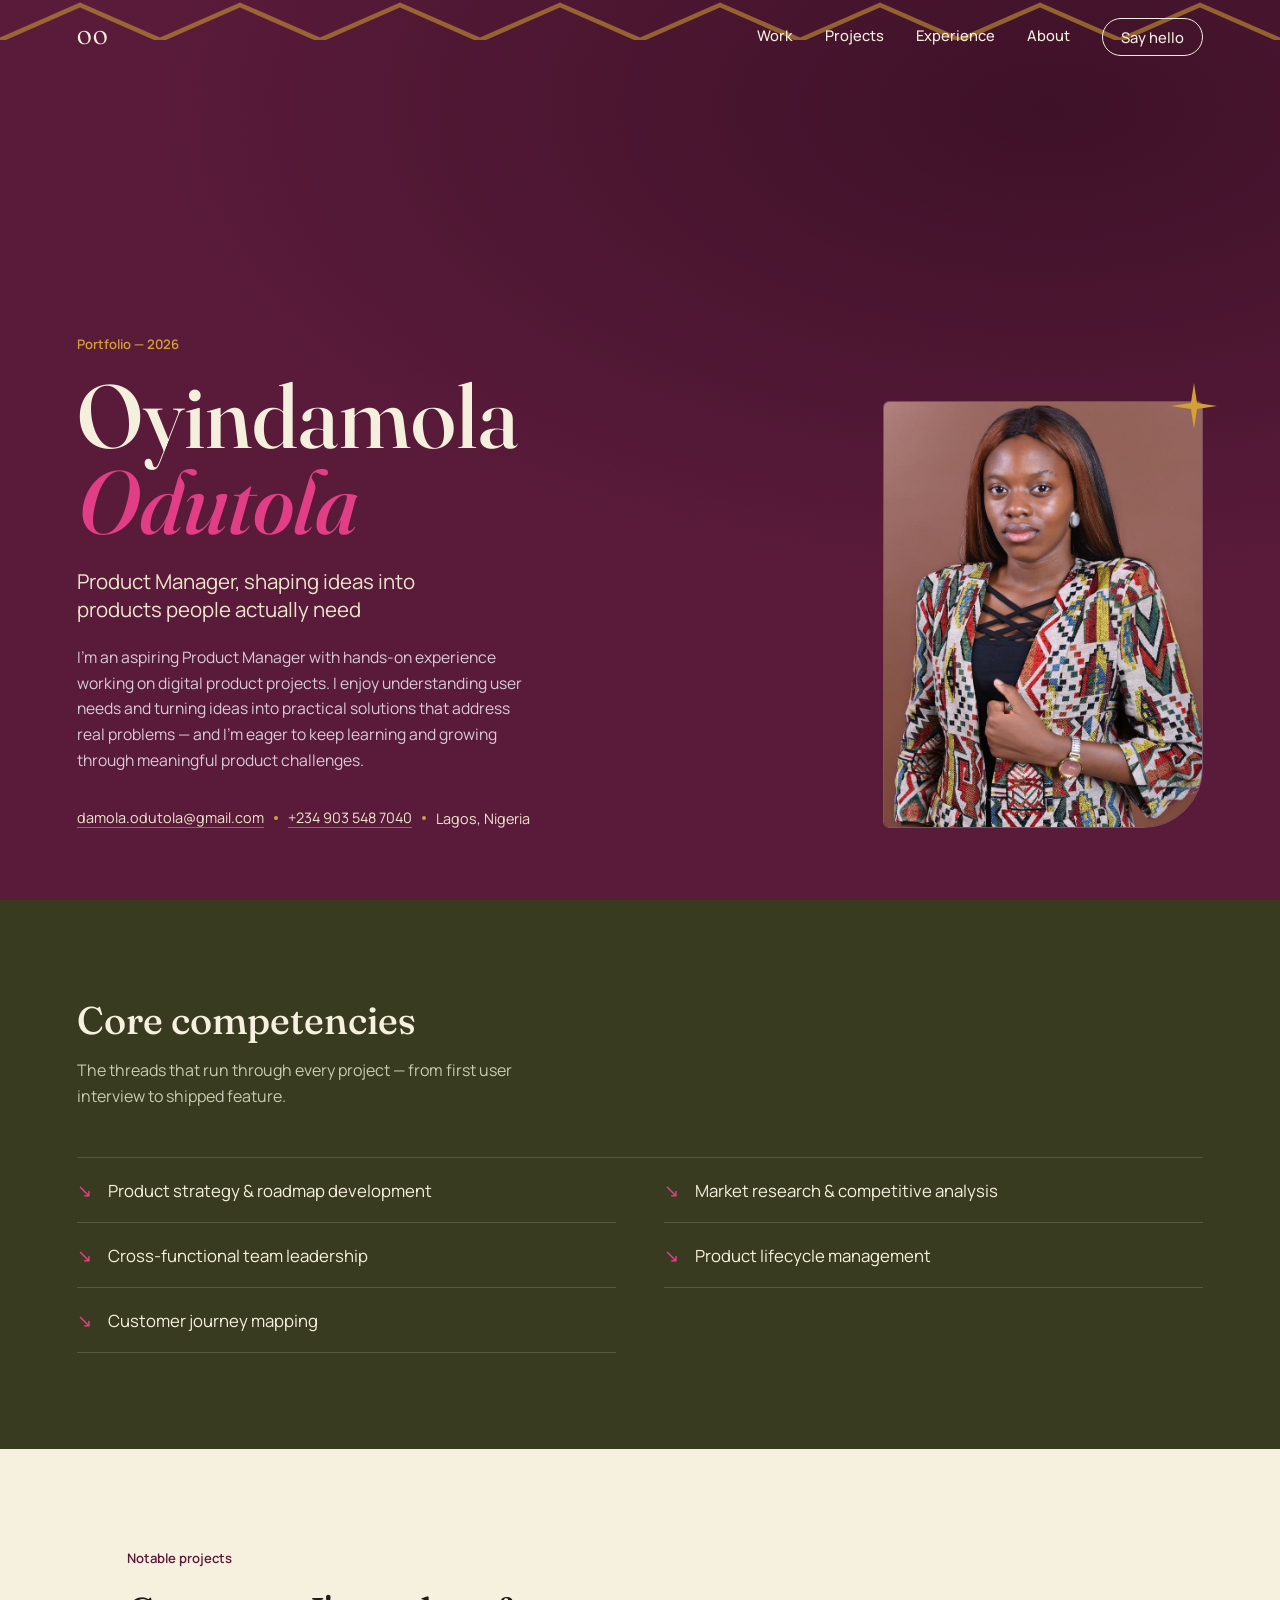
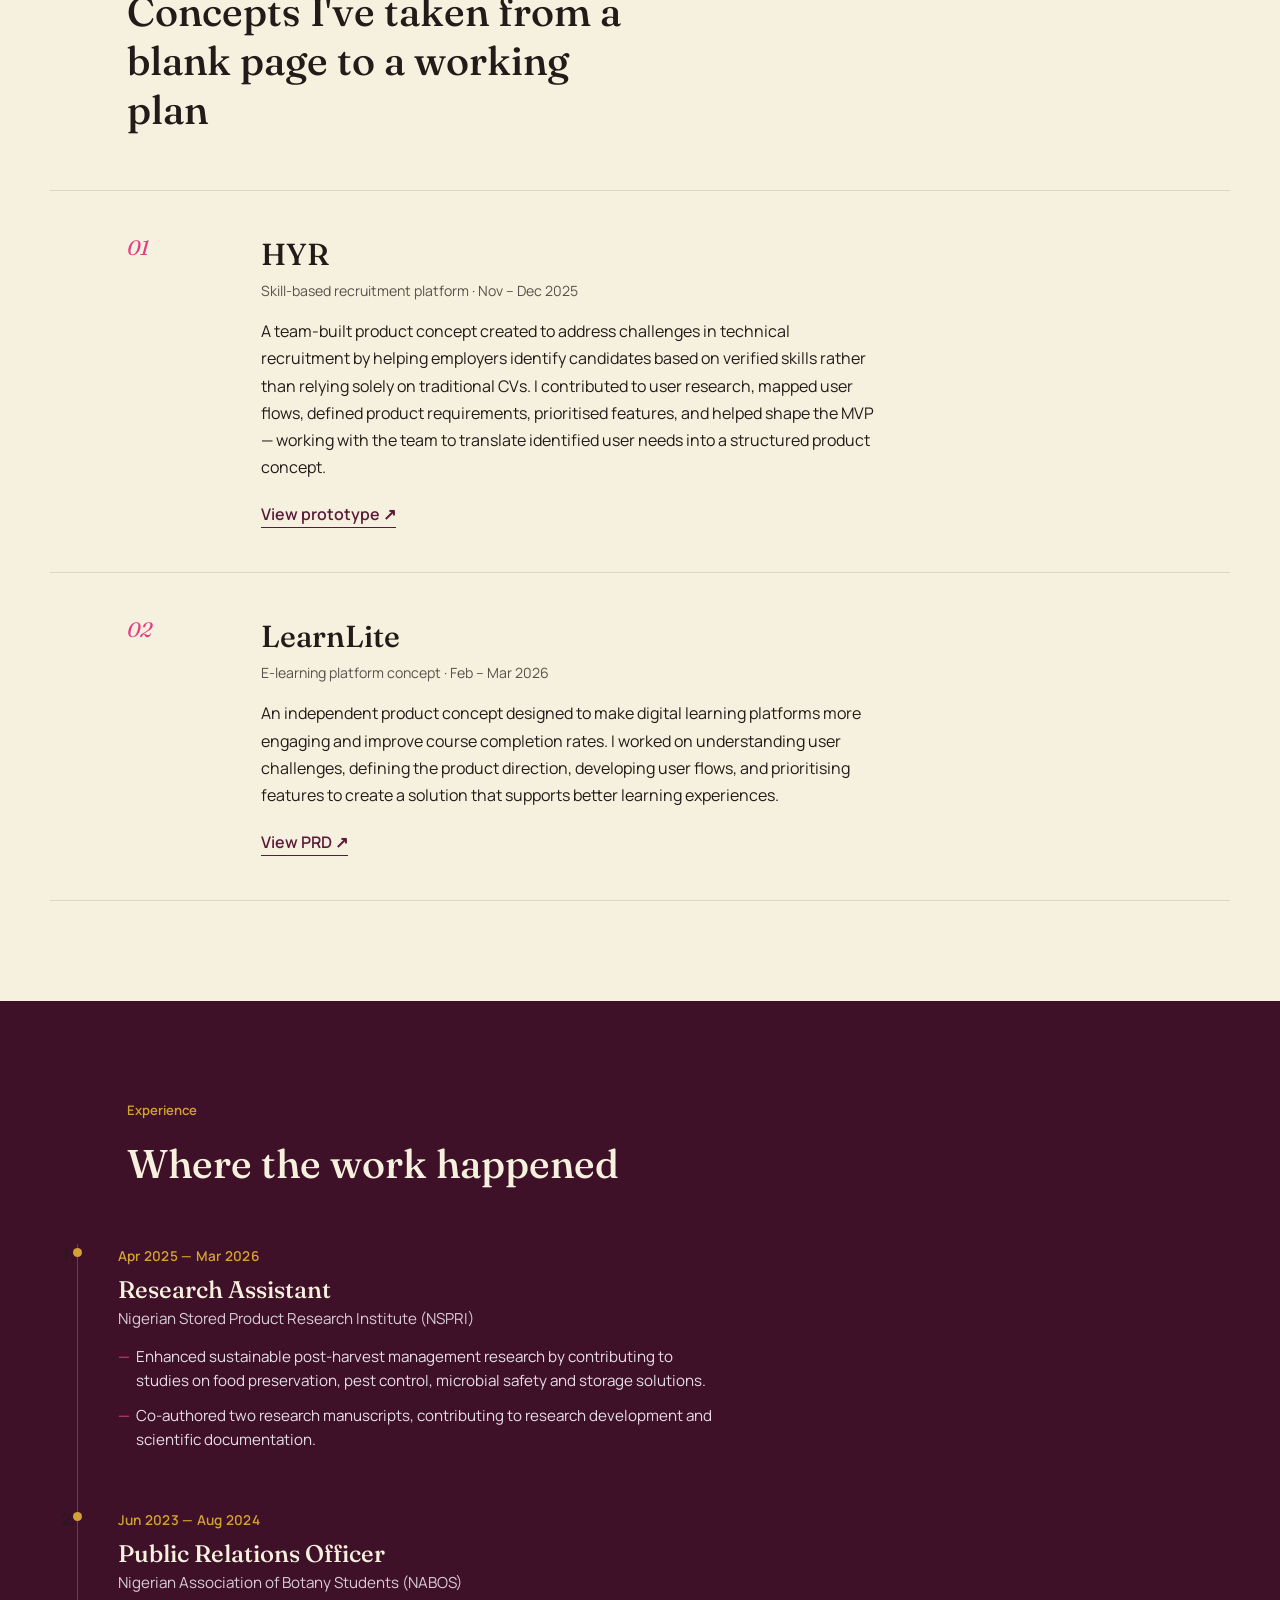
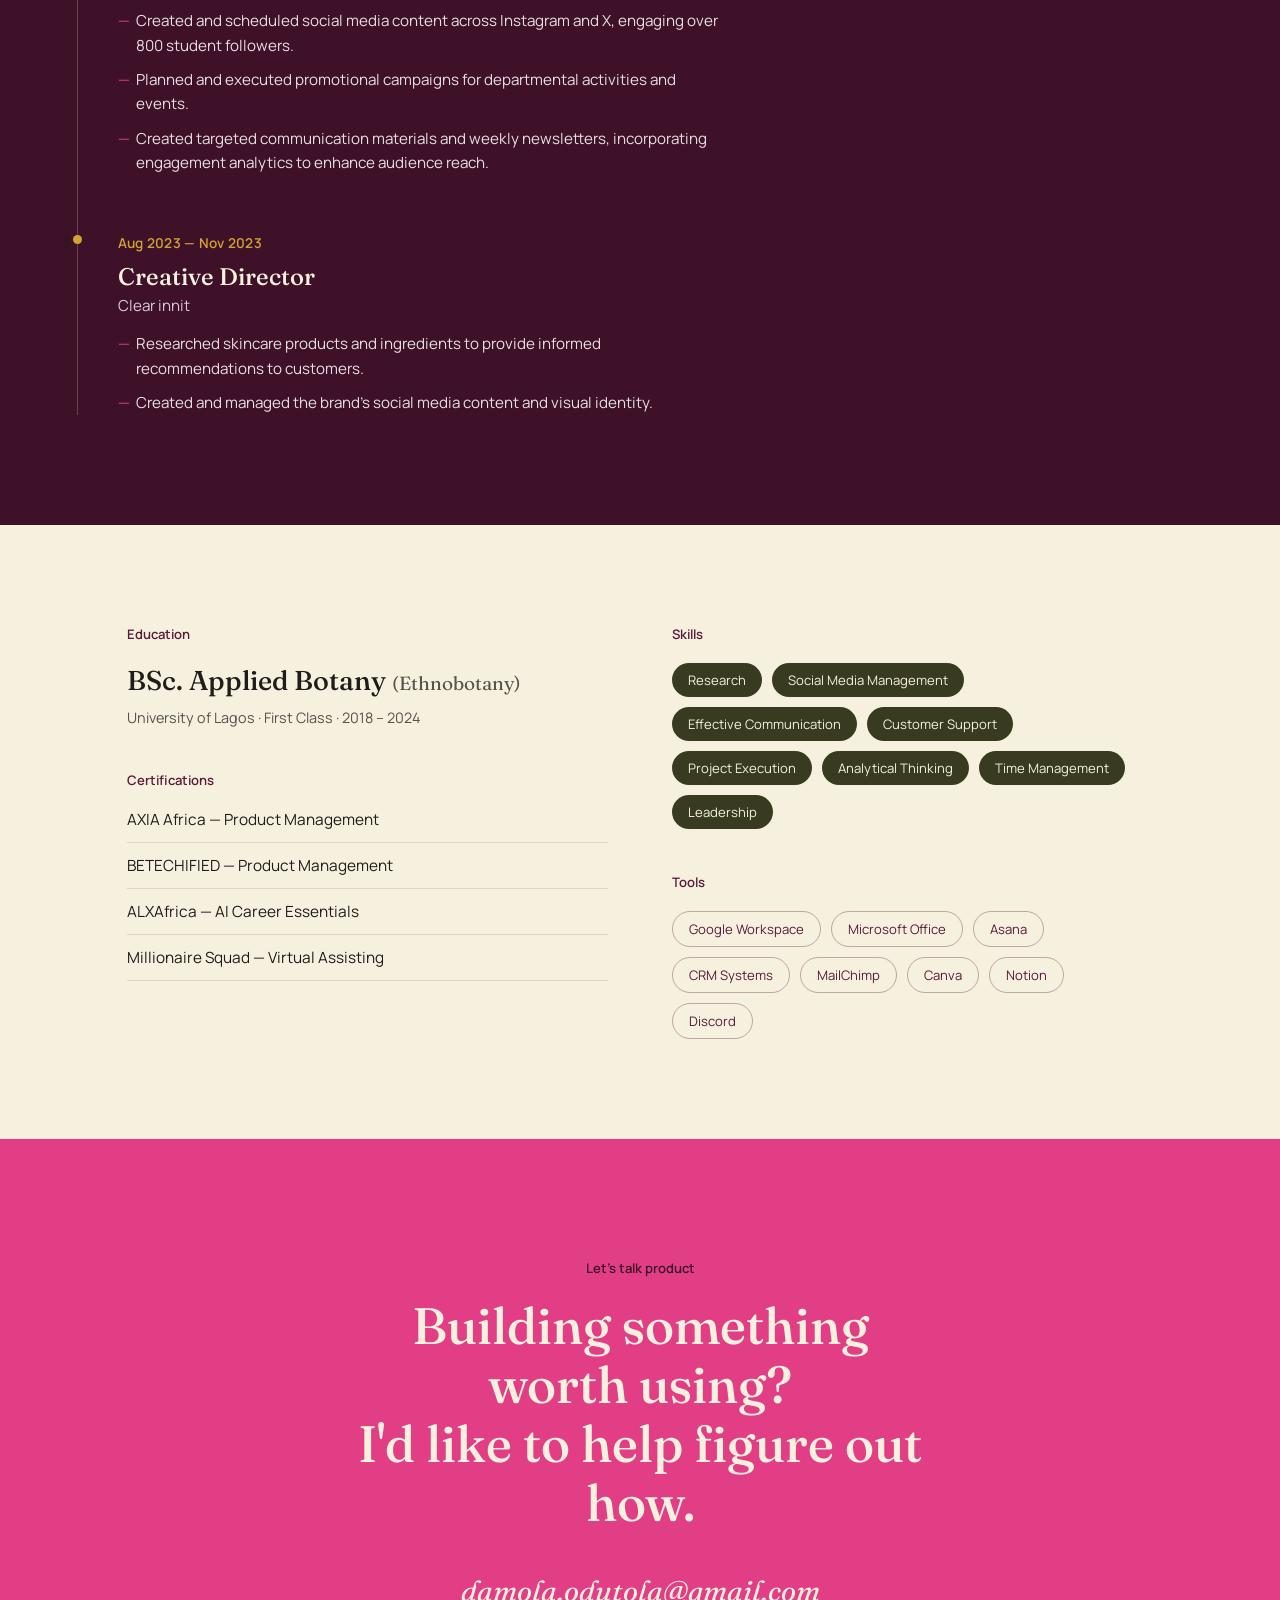
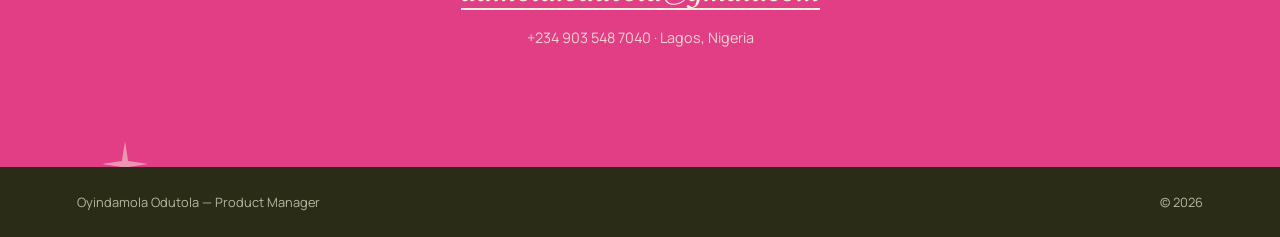
<file: index.html>
<!DOCTYPE html>
<html lang="en">
<head>
<meta charset="UTF-8" />
<meta name="viewport" content="width=device-width, initial-scale=1.0" />
<title>Oyindamola Odutola — Product Manager</title>
<meta name="description" content="Portfolio of Oyindamola Odutola, Product Manager — product strategy, research-led design, and product lifecycle management." />
<link rel="preconnect" href="https://fonts.googleapis.com">
<link rel="preconnect" href="https://fonts.gstatic.com" crossorigin>
<link href="https://fonts.googleapis.com/css2?family=Fraunces:ital,opsz,wght@0,9..144,300;0,9..144,500;0,9..144,600;1,9..144,500&family=Manrope:wght@400;500;600;700;800&display=swap" rel="stylesheet">
<link rel="stylesheet" href="styles.css">
</head>
<body>

<div class="grain"></div>

<header class="nav" id="nav">
  <a href="#top" class="nav__mark">OO</a>
  <nav class="nav__links">
    <a href="#work">Work</a>
    <a href="#projects">Projects</a>
    <a href="#experience">Experience</a>
    <a href="#about">About</a>
    <a href="#contact" class="nav__cta">Say hello</a>
  </nav>
  <button class="nav__toggle" id="navToggle" aria-label="Open menu" aria-expanded="false">
    <span></span><span></span><span></span>
  </button>
</header>

<main>

  <!-- HERO -->
  <section class="hero" id="top">
    <div class="hero__pattern" aria-hidden="true">
      <svg viewBox="0 0 400 40" preserveAspectRatio="none" class="hero__zig">
        <polyline points="0,40 25,5 50,40 75,5 100,40 125,5 150,40 175,5 200,40 225,5 250,40 275,5 300,40 325,5 350,40 375,5 400,40" />
      </svg>
    </div>

    <div class="hero__inner">
      <div class="hero__text">
        <p class="eyebrow">Portfolio — 2026</p>
        <h1 class="hero__name">
          Oyindamola<br><span>Odutola</span>
        </h1>
        <p class="hero__role">Product Manager, shaping ideas into products people actually need</p>
        <p class="hero__intro">I'm an aspiring Product Manager with hands-on experience working on digital product projects. I enjoy understanding user needs and turning ideas into practical solutions that address real problems — and I'm eager to keep learning and growing through meaningful product challenges.</p>
        <div class="hero__contact">
          <a href="mailto:damola.odutola@gmail.com">damola.odutola@gmail.com</a>
          <span class="dot" aria-hidden="true"></span>
          <a href="tel:+2349035487040">+234 903 548 7040</a>
          <span class="dot" aria-hidden="true"></span>
          <span>Lagos, Nigeria</span>
        </div>
      </div>

      <div class="hero__portrait">
        <div class="hero__portrait-frame">
          <img src="oyinda.jpeg" alt="Portrait of Oyindamola Odutola" />
        </div>
        <svg class="spark spark--1" viewBox="0 0 60 60" aria-hidden="true"><path d="M30 0 L34 26 L60 30 L34 34 L30 60 L26 34 L0 30 L26 26 Z"/></svg>
      </div>
    </div>
  </section>

  <!-- CORE COMPETENCIES -->
  <section class="strengths" id="work">
    <div class="strengths__head">
      <h2>Core competencies</h2>
      <p>The threads that run through every project — from first user interview to shipped feature.</p>
    </div>
    <ul class="strengths__list">
      <li><span class="strengths__arrow">↘</span>Product strategy &amp; roadmap development</li>
      <li><span class="strengths__arrow">↘</span>Market research &amp; competitive analysis</li>
      <li><span class="strengths__arrow">↘</span>Cross-functional team leadership</li>
      <li><span class="strengths__arrow">↘</span>Product lifecycle management</li>
      <li><span class="strengths__arrow">↘</span>Customer journey mapping</li>
    </ul>
  </section>

  <!-- PROJECTS -->
  <section class="projects" id="projects">
    <div class="section-head">
      <p class="eyebrow eyebrow--dark">Notable projects</p>
      <h2>Concepts I've taken from a blank page to a working plan</h2>
    </div>

    <article class="project">
      <div class="project__index">01</div>
      <div class="project__body">
        <h3>HYR</h3>
        <p class="project__tag">Skill-based recruitment platform · Nov – Dec 2025</p>
        <p>A team-built product concept created to address challenges in technical recruitment by helping employers identify candidates based on verified skills rather than relying solely on traditional CVs. I contributed to user research, mapped user flows, defined product requirements, prioritised features, and helped shape the MVP — working with the team to translate identified user needs into a structured product concept.</p>
        <a class="project__link" href="https://www.figma.com/design/SMCqsNbEdlkwix0XKH2Zfy/Untitled?mode-id=0-1&p=1" target="_blank" rel="noopener">View prototype ↗</a>
      </div>
    </article>

    <article class="project">
      <div class="project__index">02</div>
      <div class="project__body">
        <h3>LearnLite</h3>
        <p class="project__tag">E-learning platform concept · Feb – Mar 2026</p>
        <p>An independent product concept designed to make digital learning platforms more engaging and improve course completion rates. I worked on understanding user challenges, defining the product direction, developing user flows, and prioritising features to create a solution that supports better learning experiences.</p>
        <a class="project__link" href="https://app.notion.com/p/Axia-Africa-Product-management-project-by-Oyindamola-Odutola-0f46622f436d4f3d8ca7ef68ef41b568" target="_blank" rel="noopener">View PRD ↗</a>
      </div>
    </article>
  </section>

  <!-- EXPERIENCE -->
  <section class="experience" id="experience">
    <div class="section-head section-head--light">
      <p class="eyebrow">Experience</p>
      <h2>Where the work happened</h2>
    </div>

    <ol class="timeline">
      <li class="timeline__item">
        <div class="timeline__date">Apr 2025 — Mar 2026</div>
        <div class="timeline__content">
          <h3>Research Assistant</h3>
          <p class="timeline__org">Nigerian Stored Product Research Institute (NSPRI)</p>
          <ul>
            <li>Enhanced sustainable post-harvest management research by contributing to studies on food preservation, pest control, microbial safety and storage solutions.</li>
            <li>Co-authored two research manuscripts, contributing to research development and scientific documentation.</li>
          </ul>
        </div>
      </li>

      <li class="timeline__item">
        <div class="timeline__date">Jun 2023 — Aug 2024</div>
        <div class="timeline__content">
          <h3>Public Relations Officer</h3>
          <p class="timeline__org">Nigerian Association of Botany Students (NABOS)</p>
          <ul>
            <li>Created and scheduled social media content across Instagram and X, engaging over 800 student followers.</li>
            <li>Planned and executed promotional campaigns for departmental activities and events.</li>
            <li>Created targeted communication materials and weekly newsletters, incorporating engagement analytics to enhance audience reach.</li>
          </ul>
        </div>
      </li>

      <li class="timeline__item">
        <div class="timeline__date">Aug 2023 — Nov 2023</div>
        <div class="timeline__content">
          <h3>Creative Director</h3>
          <p class="timeline__org">Clear innit</p>
          <ul>
            <li>Researched skincare products and ingredients to provide informed recommendations to customers.</li>
            <li>Created and managed the brand's social media content and visual identity.</li>
          </ul>
        </div>
      </li>
    </ol>
  </section>

  <!-- ABOUT: EDUCATION + CERTS + SKILLS -->
  <section class="about" id="about">
    <div class="about__col">
      <p class="eyebrow eyebrow--dark">Education</p>
      <h3>BSc. Applied Botany <span>(Ethnobotany)</span></h3>
      <p class="about__meta">University of Lagos · First Class · 2018 – 2024</p>

      <p class="eyebrow eyebrow--dark about__certs-label">Certifications</p>
      <ul class="about__certs">
        <li>AXIA Africa — Product Management</li>
        <li>BETECHIFIED — Product Management</li>
        <li>ALXAfrica — AI Career Essentials</li>
        <li>Millionaire Squad — Virtual Assisting</li>
      </ul>
    </div>

    <div class="about__col">
      <p class="eyebrow eyebrow--dark">Skills</p>
      <ul class="pills">
        <li>Research</li>
        <li>Social Media Management</li>
        <li>Effective Communication</li>
        <li>Customer Support</li>
        <li>Project Execution</li>
        <li>Analytical Thinking</li>
        <li>Time Management</li>
        <li>Leadership</li>
      </ul>

      <p class="eyebrow eyebrow--dark about__certs-label">Tools</p>
      <ul class="pills pills--outline">
        <li>Google Workspace</li>
        <li>Microsoft Office</li>
        <li>Asana</li>
        <li>CRM Systems</li>
        <li>MailChimp</li>
        <li>Canva</li>
        <li>Notion</li>
        <li>Discord</li>
      </ul>
    </div>
  </section>

  <!-- CONTACT -->
  <section class="contact" id="contact">
    <svg class="spark spark--2" viewBox="0 0 60 60" aria-hidden="true"><path d="M30 0 L34 26 L60 30 L34 34 L30 60 L26 34 L0 30 L26 26 Z"/></svg>
    <p class="eyebrow">Let's talk product</p>
    <h2>Building something worth using?<br>I'd like to help figure out how.</h2>
    <a class="contact__cta" href="mailto:damola.odutola@gmail.com">damola.odutola@gmail.com</a>
    <p class="contact__phone">+234 903 548 7040 · Lagos, Nigeria</p>
  </section>

</main>

<footer class="footer">
  <p>Oyindamola Odutola — Product Manager</p>
  <p>&copy; <span id="year"></span></p>
</footer>

<script src="script.js"></script>
</body>
</html>
</file>
<file: styles.css>
/* ============================================
   TOKENS
   ============================================ */
:root{
  --burgundy: #5A1B3A;
  --burgundy-deep: #3E1128;
  --olive: #383B20;
  --olive-deep: #2A2C18;
  --cream: #F6F0DE;
  --cream-soft: #EFE7CE;
  --pink: #E23E86;
  --gold: #D3A233;
  --ink: #211C19;
  --ink-soft: #57524B;

  --font-display: "Fraunces", Georgia, serif;
  --font-body: "Manrope", -apple-system, BlinkMacSystemFont, sans-serif;

  --max: 1180px;
  --edge: clamp(24px, 6vw, 88px);

  --ease: cubic-bezier(.22,.68,.16,1);
}

*,*::before,*::after{ box-sizing: border-box; }
html{ scroll-behavior: smooth; }
body{
  margin:0;
  font-family: var(--font-body);
  background: var(--cream);
  color: var(--ink);
  -webkit-font-smoothing: antialiased;
  overflow-x: hidden;
}
img{ max-width:100%; display:block; }
a{ color: inherit; text-decoration: none; }
ul{ list-style: none; margin:0; padding:0; }
h1,h2,h3{ font-family: var(--font-display); margin:0; font-weight:500; }
p{ margin:0; }

::selection{ background: var(--pink); color: var(--cream); }

:focus-visible{
  outline: 2px solid var(--pink);
  outline-offset: 3px;
}

@media (prefers-reduced-motion: reduce){
  *{ animation-duration: 0.01ms !important; animation-iteration-count: 1 !important; transition-duration: 0.01ms !important; scroll-behavior:auto !important; }
}

.grain{
  position: fixed; inset:0; pointer-events:none; z-index: 999;
  opacity: .035; mix-blend-mode: multiply;
  background-image: url("data:image/svg+xml,%3Csvg xmlns='http://www.w3.org/2000/svg' width='120' height='120'%3E%3Cfilter id='n'%3E%3CfeTurbulence type='fractalNoise' baseFrequency='0.9' numOctaves='2' stitchTiles='stitch'/%3E%3C/filter%3E%3Crect width='100%25' height='100%25' filter='url(%23n)'/%3E%3C/svg%3E");
}

/* ============================================
   NAV
   ============================================ */
.nav{
  position: fixed; top:0; left:0; right:0; z-index: 100;
  display:flex; align-items:center; justify-content:space-between;
  padding: 18px var(--edge);
  background: rgba(62,17,40,0);
  border-bottom: 1px solid rgba(246,240,222,0);
  transition: background .35s var(--ease), border-color .35s var(--ease), padding .35s var(--ease);
}
.nav.is-scrolled{
  background: rgba(62,17,40,.92);
  backdrop-filter: blur(8px);
  border-bottom: 1px solid rgba(246,240,222,.14);
  padding: 14px var(--edge);
}
.nav__mark{
  font-family: var(--font-display); font-size: 1.15rem; letter-spacing: .04em;
  color: var(--cream);
}
.nav__links{ display:flex; align-items:center; gap: 32px; }
.nav__links a{
  color: var(--cream); font-size: .92rem; font-weight: 500;
  padding-bottom: 3px; border-bottom: 1px solid transparent;
  transition: border-color .25s var(--ease);
}
.nav__links a:hover{ border-color: currentColor; }
.nav__cta{
  border: 1px solid var(--cream) !important;
  border-radius: 999px; padding: 8px 18px !important;
}
.nav__toggle{ display:none; background:none; border:0; cursor:pointer; width: 34px; height: 24px; flex-direction:column; justify-content:space-between; }
.nav__toggle span{ display:block; height:1px; background: var(--cream); }

/* ============================================
   HERO
   ============================================ */
.hero{
  position: relative;
  background: var(--burgundy);
  background-image: radial-gradient(120% 90% at 82% 12%, var(--burgundy-deep), var(--burgundy) 60%);
  min-height: 100vh;
  padding: 132px var(--edge) 0;
  display:flex; align-items:flex-end;
  overflow:hidden;
}
.hero__pattern{
  position:absolute; top:0; left:0; right:0; height:40px; line-height:0;
}
.hero__zig{ width:100%; height:40px; }
.hero__zig polyline{
  fill:none; stroke: var(--gold); stroke-width: 3;
  opacity:.55;
}
.hero__inner{
  max-width: var(--max); margin: 0 auto; width:100%;
  display:grid; grid-template-columns: 1.15fr .85fr; gap: 48px;
  align-items:end;
  padding-bottom: 72px;
}
.hero__text{ color: var(--cream); }
.eyebrow{
  font-size: .82rem; color: var(--gold); font-weight: 600;
  margin: 0 0 20px;
}
.eyebrow--dark{ color: var(--burgundy); }
.hero__name{
  font-size: clamp(3rem, 7.2vw, 5.6rem);
  line-height: .96;
  color: var(--cream);
  opacity: 0; transform: translateY(18px);
  animation: rise .9s var(--ease) .15s forwards;
}
.hero__name span{ color: var(--pink); font-style: italic; font-weight: 500; }
.hero__role{
  font-size: clamp(1.05rem, 1.6vw, 1.3rem);
  max-width: 30ch; margin-top: 22px;
  color: var(--cream-soft);
  opacity: 0; transform: translateY(14px);
  animation: rise .9s var(--ease) .32s forwards;
}
.hero__intro{
  max-width: 46ch; margin-top: 22px; line-height: 1.65;
  color: #D9CCD9; font-size: .98rem;
  opacity: 0; transform: translateY(14px);
  animation: rise .9s var(--ease) .48s forwards;
}
.hero__contact{
  margin-top: 34px; display:flex; align-items:center; flex-wrap:wrap; gap: 10px;
  font-size: .9rem; color: var(--cream-soft);
  opacity: 0; transform: translateY(14px);
  animation: rise .9s var(--ease) .62s forwards;
}
.hero__contact a{ border-bottom: 1px solid rgba(246,240,222,.35); transition: border-color .25s; }
.hero__contact a:hover{ border-color: var(--gold); color: var(--gold); }
.dot{ width:4px; height:4px; border-radius:50%; background: var(--gold); display:inline-block; }

@keyframes rise{ to{ opacity:1; transform:none; } }

.hero__portrait{ position:relative; justify-self:end; }
.hero__portrait-frame{
  width: min(320px, 70vw);
  aspect-ratio: 3/4;
  overflow:hidden;
  border-radius: 6px 6px 60px 6px;
  border: 1px solid rgba(246,240,222,.25);
  opacity: 0;
  animation: fadeIn 1s var(--ease) .3s forwards;
}
.hero__portrait-frame img{ width:100%; height:100%; object-fit: cover; }
@keyframes fadeIn{ to{ opacity:1; } }

.spark{ position:absolute; width: 46px; height:46px; fill: var(--gold); }
.spark--1{ top: -18px; right: -14px; }
.spark--2{ top: -30px; left: 50%; transform: translateX(-50%); }

/* ============================================
   STRENGTHS
   ============================================ */
.strengths{
  background: var(--olive);
  color: var(--cream);
  padding: 96px var(--edge);
}
.strengths__head{
  max-width: var(--max); margin: 0 auto 48px;
}
.strengths__head h2{ font-size: clamp(1.8rem, 3vw, 2.4rem); color: var(--cream); }
.strengths__head p{ margin-top: 14px; max-width: 46ch; color: #C9CAB3; line-height:1.6; }

.strengths__list{
  max-width: var(--max); margin: 0 auto;
  display:grid; grid-template-columns: repeat(2, 1fr); gap: 0 48px;
  border-top: 1px solid rgba(246,240,222,.16);
}
.strengths__list li{
  padding: 20px 0;
  border-bottom: 1px solid rgba(246,240,222,.16);
  font-size: 1.05rem;
  display:flex; align-items:center; gap: 16px;
}
.strengths__arrow{ color: var(--pink); font-size: 1.1rem; }

/* ============================================
   SECTION HEAD (shared)
   ============================================ */
.section-head{ max-width: var(--max); margin: 0 auto 56px; padding: 0 var(--edge); }
.section-head h2{ font-size: clamp(1.8rem, 3.2vw, 2.5rem); max-width: 20ch; margin-top: 12px; }
.section-head--light h2{ color: var(--cream); }

/* ============================================
   PROJECTS
   ============================================ */
.projects{ background: var(--cream); padding: 100px 0; }
.project{
  max-width: var(--max); margin: 0 auto;
  display:grid; grid-template-columns: 110px 1fr;
  gap: 24px;
  padding: 44px var(--edge);
  border-top: 1px solid rgba(33,28,25,.12);
}
.project:last-of-type{ border-bottom: 1px solid rgba(33,28,25,.12); }
.project__index{
  font-family: var(--font-display); font-style: italic;
  font-size: 1.3rem; color: var(--pink);
}
.project__body{ max-width: 62ch; }
.project__body h3{ font-size: 1.9rem; }
.project__tag{ color: var(--ink-soft); font-size: .88rem; margin-top: 8px; }
.project__body p:not(.project__tag){ line-height: 1.7; margin-top: 18px; color: var(--ink); }
.project__link{
  display:inline-block; margin-top: 22px;
  font-weight: 600; color: var(--burgundy);
  border-bottom: 1px solid var(--burgundy);
  padding-bottom: 2px;
  transition: color .25s, border-color .25s;
}
.project__link:hover{ color: var(--pink); border-color: var(--pink); }

/* ============================================
   EXPERIENCE / TIMELINE
   ============================================ */
.experience{ background: var(--burgundy-deep); padding: 100px 0 110px; }
.timeline{
  max-width: var(--max); margin: 0 auto; padding: 0 var(--edge);
  border-left: 1px solid rgba(246,240,222,.22);
  margin-left: var(--edge); padding-left: 0;
}
.timeline__item{
  position: relative;
  padding: 0 0 56px 40px;
}
.timeline__item::before{
  content:""; position:absolute; left:-5px; top: 4px;
  width:9px; height:9px; border-radius:50%;
  background: var(--gold);
}
.timeline__item:last-child{ padding-bottom: 0; }
.timeline__date{ color: var(--gold); font-size: .85rem; font-weight:600; letter-spacing:.02em; }
.timeline__content h3{ color: var(--cream); font-size: 1.5rem; margin-top: 10px; }
.timeline__org{ color: #D9CCD9; font-size: .95rem; margin-top: 4px; }
.timeline__content ul{ margin-top: 16px; display:flex; flex-direction:column; gap: 10px; max-width: 60ch; }
.timeline__content li{
  color: #E6DEE6; line-height: 1.6; font-size: .95rem;
  padding-left: 18px; position:relative;
}
.timeline__content li::before{
  content:"—"; position:absolute; left:0; color: var(--pink);
}

/* ============================================
   ABOUT
   ============================================ */
.about{
  background: var(--cream);
  padding: 100px var(--edge);
  max-width: var(--max); margin: 0 auto;
  display:grid; grid-template-columns: 1fr 1fr; gap: 64px;
}
.about__col h3{ font-size: 1.7rem; margin-top: 10px; line-height:1.3; }
.about__col h3 span{ color: var(--ink-soft); font-weight:400; font-size:.7em; }
.about__meta{ margin-top: 10px; color: var(--ink-soft); font-size: .9rem; }
.about__certs-label{ margin-top: 44px; }
.about__certs{ margin-top: 16px; display:flex; flex-direction:column; gap: 12px; }
.about__certs li{
  font-size: .96rem; padding-bottom:12px; border-bottom: 1px solid rgba(33,28,25,.12);
}

.pills{ margin-top: 16px; display:flex; flex-wrap:wrap; gap: 10px; }
.pills li{
  background: var(--olive); color: var(--cream);
  font-size: .82rem; padding: 8px 16px; border-radius: 999px;
}
.pills--outline{ margin-top: 16px; }
.pills--outline li{
  background: transparent; color: var(--burgundy);
  border: 1px solid rgba(90,27,58,.35);
}

/* ============================================
   CONTACT
   ============================================ */
.contact{
  position: relative;
  background: var(--pink);
  color: var(--cream);
  padding: 120px var(--edge);
  text-align:center;
  overflow:hidden;
}
.contact .eyebrow{ color: var(--burgundy-deep); }
.contact h2{
  font-size: clamp(2rem, 4.2vw, 3.2rem);
  max-width: 18ch; margin: 16px auto 0; line-height: 1.15;
}
.contact__cta{
  display:inline-block; margin-top: 40px;
  font-family: var(--font-display); font-style: italic;
  font-size: clamp(1.3rem, 2.4vw, 1.8rem);
  border-bottom: 2px solid var(--cream);
  transition: opacity .25s;
}
.contact__cta:hover{ opacity: .75; }
.contact__phone{ margin-top: 18px; font-size: .9rem; opacity: .85; }
.contact .spark{ fill: var(--cream); opacity:.5; }
.contact .spark--2{ top: auto; bottom: -20px; left: 8%; transform:none; }

/* ============================================
   FOOTER
   ============================================ */
.footer{
  background: var(--olive-deep); color: #B9B79E;
  padding: 26px var(--edge);
  display:flex; justify-content:space-between; font-size: .8rem;
}

/* ============================================
   RESPONSIVE
   ============================================ */
@media (max-width: 860px){
  .nav__links{
    position: fixed; inset: 0 0 0 auto; width: min(280px, 80vw);
    background: var(--burgundy-deep); flex-direction:column; align-items:flex-start;
    padding: 100px 32px; gap: 26px;
    transform: translateX(100%); transition: transform .35s var(--ease);
  }
  .nav__links.is-open{ transform: none; }
  .nav__toggle{ display:flex; }
  .nav{ mix-blend-mode: normal; background: rgba(62,17,40,.001); }

  .hero__inner{ grid-template-columns: 1fr; }
  .hero__portrait{ justify-self:start; margin-top: 40px; order:-1; }
  .hero{ padding-top: 110px; align-items:flex-start; }

  .strengths__list{ grid-template-columns: 1fr; }
  .project{ grid-template-columns: 1fr; }
  .about{ grid-template-columns: 1fr; gap: 56px; }
  .timeline{ margin-left: 8px; }
}

@media (max-width: 480px){
  .hero__contact{ flex-direction:column; align-items:flex-start; }
  .hero__contact .dot{ display:none; }
}
</file>
